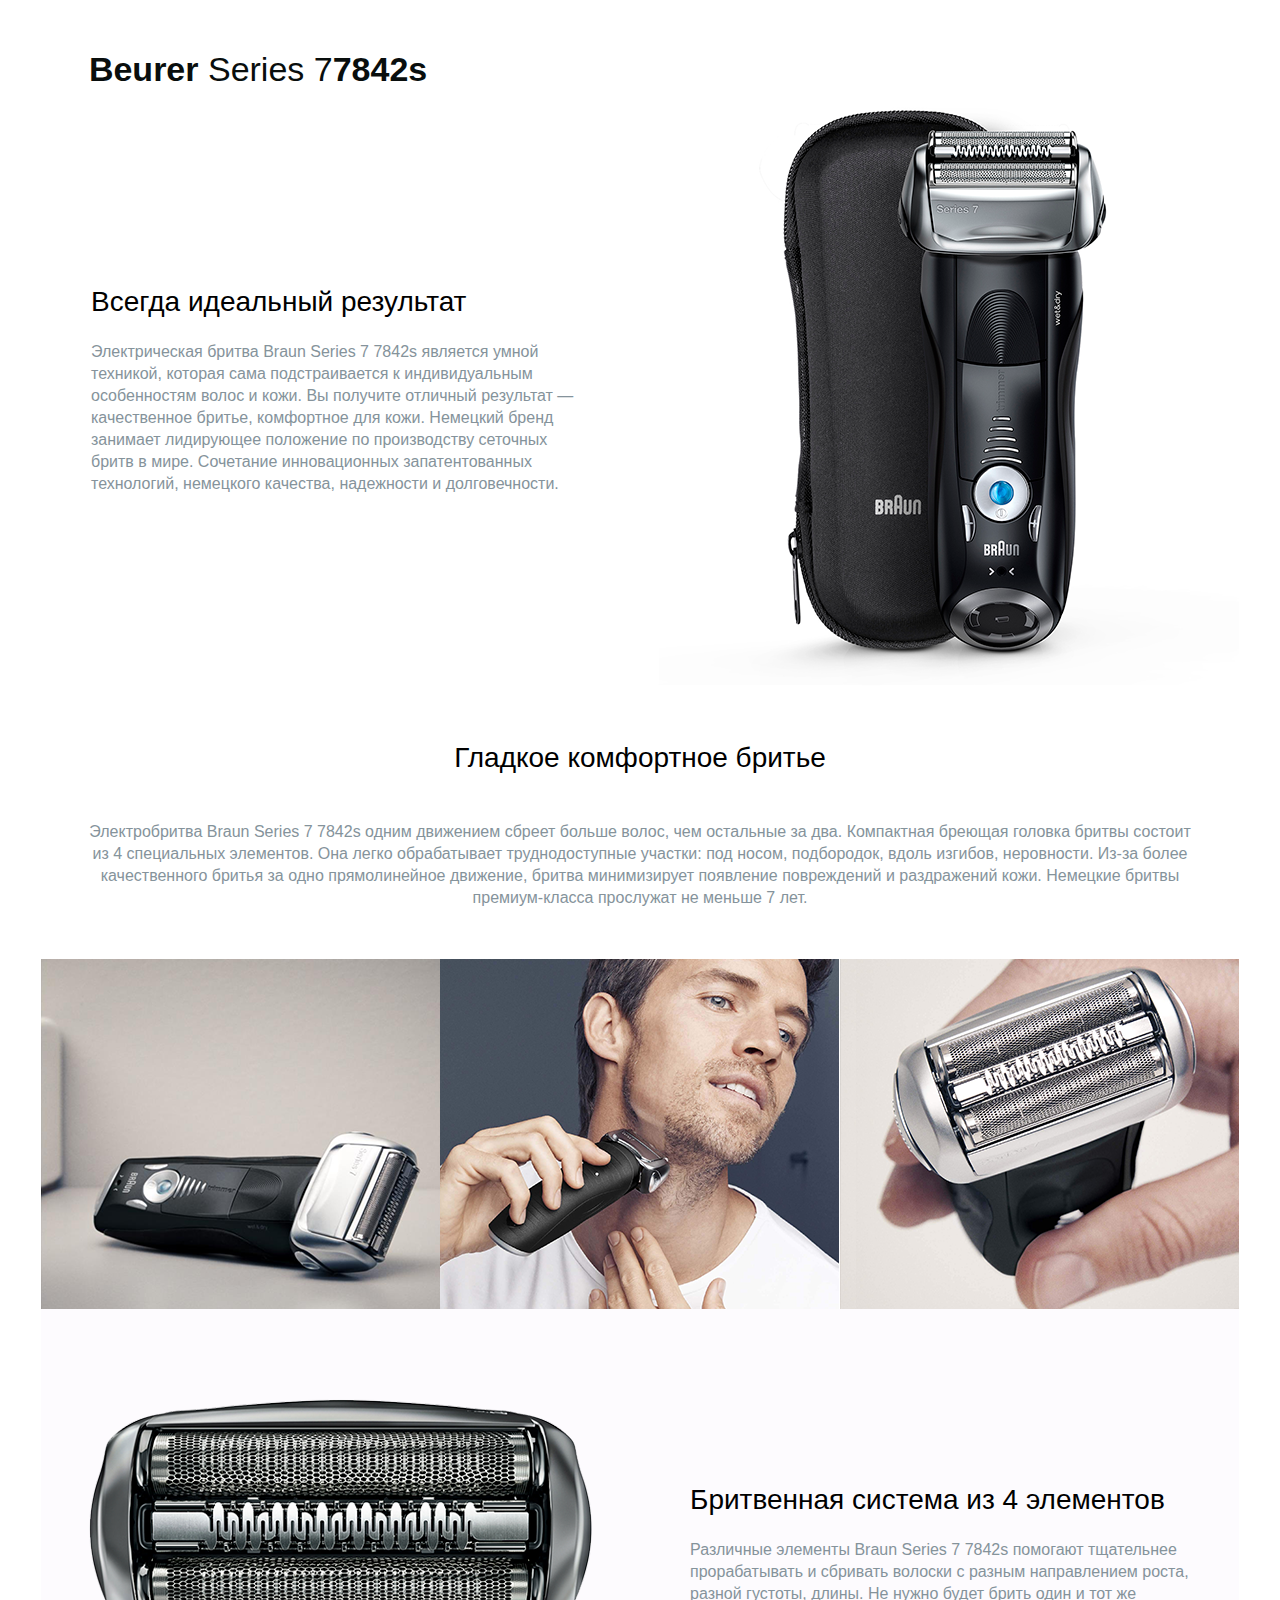
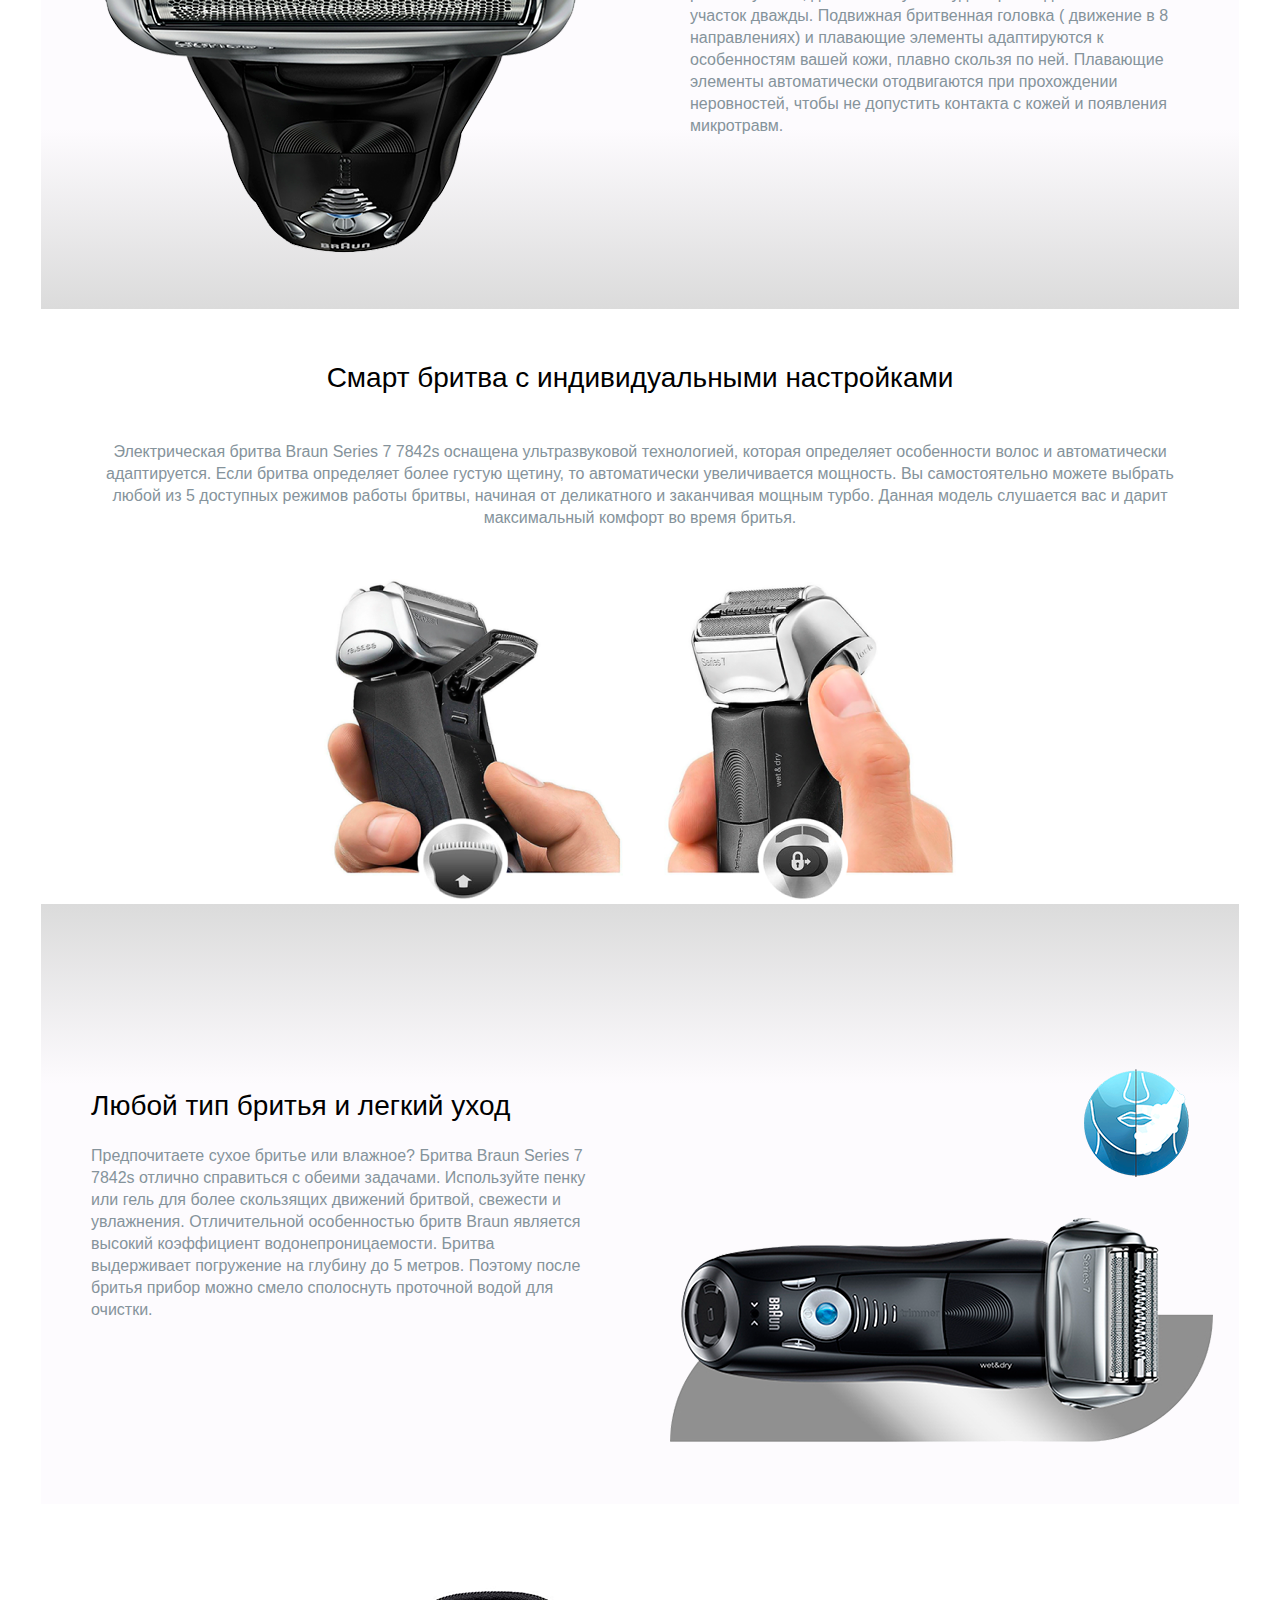
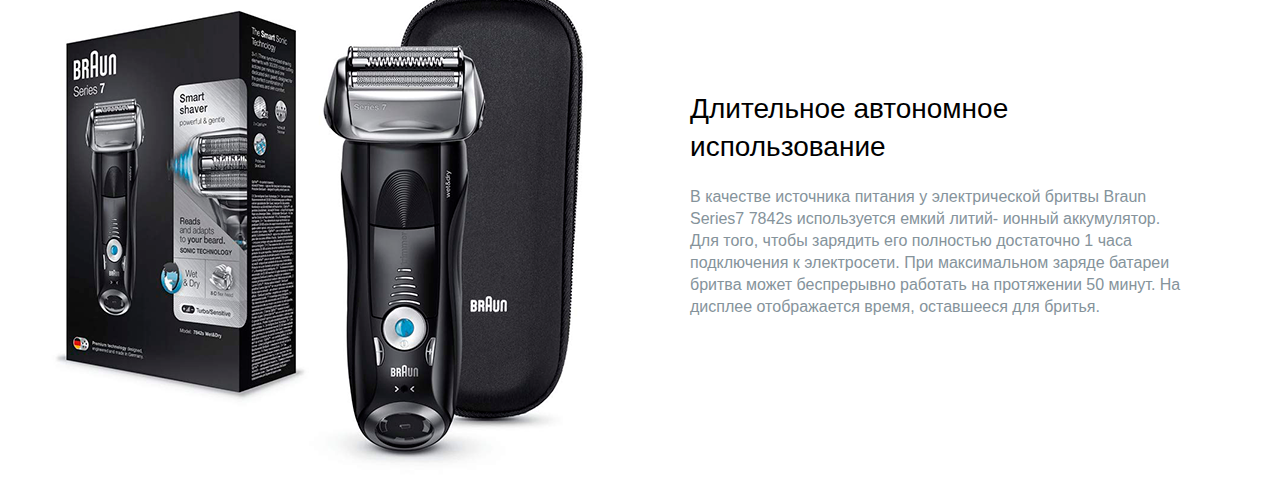
<file: index.html>
<!DOCTYPE html>
<html>
<head>
	<meta charset="utf-8">
	<meta name="viewport" content="width=device-width, initial-scale=1.0">
		<title>Braun Series 7 7842s</title>
	<link rel="stylesheet" href="styles/main.css">
</head>
<body class="flex">
<div class="l-container">
			<div class="l-section">
				<h3 class="l-main-title text-left bold-p">
					<span>Beurer</span> Series 7<span>7842s</span></h3>
			</div>
			<div class="l-section l-column">
				<div class="l-half">
					<div class="l-description">
						<h3 class="l-title text-left title-color-black">Всегда идеальный результат</h3>
						<p class="l-paragraph l-paragraph-left paragraph-color-gray">Электрическая бритва Braun Series 7 7842s является умной техникой, которая сама подстраивается к индивидуальным особенностям волос и кожи. Вы получите отличный результат — качественное бритье, комфортное для кожи. Немецкий бренд занимает лидирующее положение по производству сеточных бритв в мире. Сочетание инновационных запатентованных технологий, немецкого качества, надежности и долговечности.</p>
					</div>
				</div>
				<div class="l-half l-center">
					<img class="l-img l-img-witdh-fifty" src="./icons/1.png" alt="">
				</div>
			</div>
			
			<div class="l-section">
				<div class="l-description pad-c">
					<h3 class="l-title text-center title-color-black">Гладкое комфортное бритье</h3>
					<p class="l-paragraph text-center paragraph-color-gray">Электробритва Braun Series 7 7842s одним движением сбреет больше волос, чем остальные за два. Компактная бреющая головка бритвы состоит из 4 специальных элементов. Она легко обрабатывает труднодоступные участки: под носом, подбородок, вдоль изгибов, неровности. Из-за более качественного бритья за одно прямолинейное движение, бритва минимизирует появление повреждений и раздражений кожи. Немецкие бритвы премиум-класса прослужат не меньше 7 лет.</p>
				</div>
			</div>
			<div class="l-section l-column">
				<div class="l-half l-center">
					<img class="l-img l-img-witdh-fifty" src="./icons/2.png" alt="">
				</div>
				<div class="l-half l-center">
					<img class="l-img l-img-witdh-fifty" src="./icons/3.png" alt="">
				</div>
				<div class="l-half l-center">
					<img class="l-img l-img-witdh-fifty" src="./icons/4.png" alt="">
				</div>
			</div>
			
			<div class="l-section l-section-reverse color-background-gradend">
				<div class="l-half l-center-end">
					<img class="l-img l-img-witdh-fifty" src="./icons/5.png" alt="">
				</div>
				<div class="l-half">
					<div class="l-description l-img-pt l-img-pb">
						<h3 class="l-title text-left title-color-black">Бритвенная система из 4 элементов</h3>
						<p class="l-paragraph l-paragraph-left paragraph-color-gray">Различные элементы Braun Series 7 7842s помогают тщательнее прорабатывать и сбривать волоски с разным направлением роста, разной густоты, длины. Не нужно будет брить один и тот же участок дважды. Подвижная бритвенная головка ( движение в 8 направлениях) и плавающие элементы адаптируются к особенностям вашей кожи, плавно скользя по ней. Плавающие элементы автоматически отодвигаются при прохождении неровностей, чтобы не допустить контакта с кожей и появления микротравм.</p>
					</div>
				</div>
			</div>
			
			<div class="l-section">
				<div class="l-description pad-c">
					<h3 class="l-title text-center title-color-black">Смарт бритва с индивидуальными настройками</h3>
					<p class="l-paragraph text-center paragraph-color-gray">Электрическая бритва Braun Series 7 7842s оснащена ультразвуковой технологией, которая определяет особенности волос и автоматически адаптируется. Если бритва определяет более густую щетину, то автоматически увеличивается мощность. Вы самостоятельно можете выбрать любой из 5 доступных режимов работы бритвы, начиная от деликатного и заканчивая мощным турбо. Данная модель слушается вас и дарит максимальный комфорт во время бритья.</p>
			</div>
			</div>
			<div class="l-section l-column l-center">
					<img class="l-img l-img-witdh-fifty" src="./icons/6.png" alt="">
			</div>
			<div class="l-section l-column color-background-gradstart">
				<div class="l-half">
					<div class="l-description l-img-pt l-img-pb">
						<h3 class="l-title text-left title-color-black">Любой тип бритья и легкий уход</h3>
						<p class="l-paragraph l-paragraph-left paragraph-color-gray">Предпочитаете сухое бритье или влажное? Бритва Braun Series 7 7842s отлично справиться с обеими задачами. Используйте пенку или гель для более скользящих движений бритвой, свежести и увлажнения. Отличительной особенностью бритв Braun является высокий коэффициент водонепроницаемости. Бритва выдерживает погружение на глубину до 5 метров. Поэтому после бритья прибор можно смело сполоснуть проточной водой для очистки.</p>
					</div>
				</div>
				<div class="l-half l-center">
					<img class="l-img l-img-witdh-fifty" src="./icons/7.png" alt="">
				</div>
			</div>
			<div class="l-section l-section-reverse">
				<div class="l-half l-center">
					<img class="l-img l-img-witdh-fifty" src="./icons/8.png" alt="">
				</div>
				<div class="l-half">
					<div class="l-description">
						<h3 class="l-title text-left title-color-black">Длительное автономное использование</h3>
						<p class="l-paragraph l-paragraph-left paragraph-color-gray">В качестве источника питания у электрической бритвы Braun Series7 7842s используется емкий литий- ионный аккумулятор. Для того, чтобы зарядить его полностью достаточно 1 часа подключения к электросети. При максимальном заряде батареи бритва может беспрерывно работать на протяжении 50 минут. На дисплее отображается время, оставшееся для бритья.</p>
					</div>
				</div>
			</div>
</div>
</body>
</html>
</file>
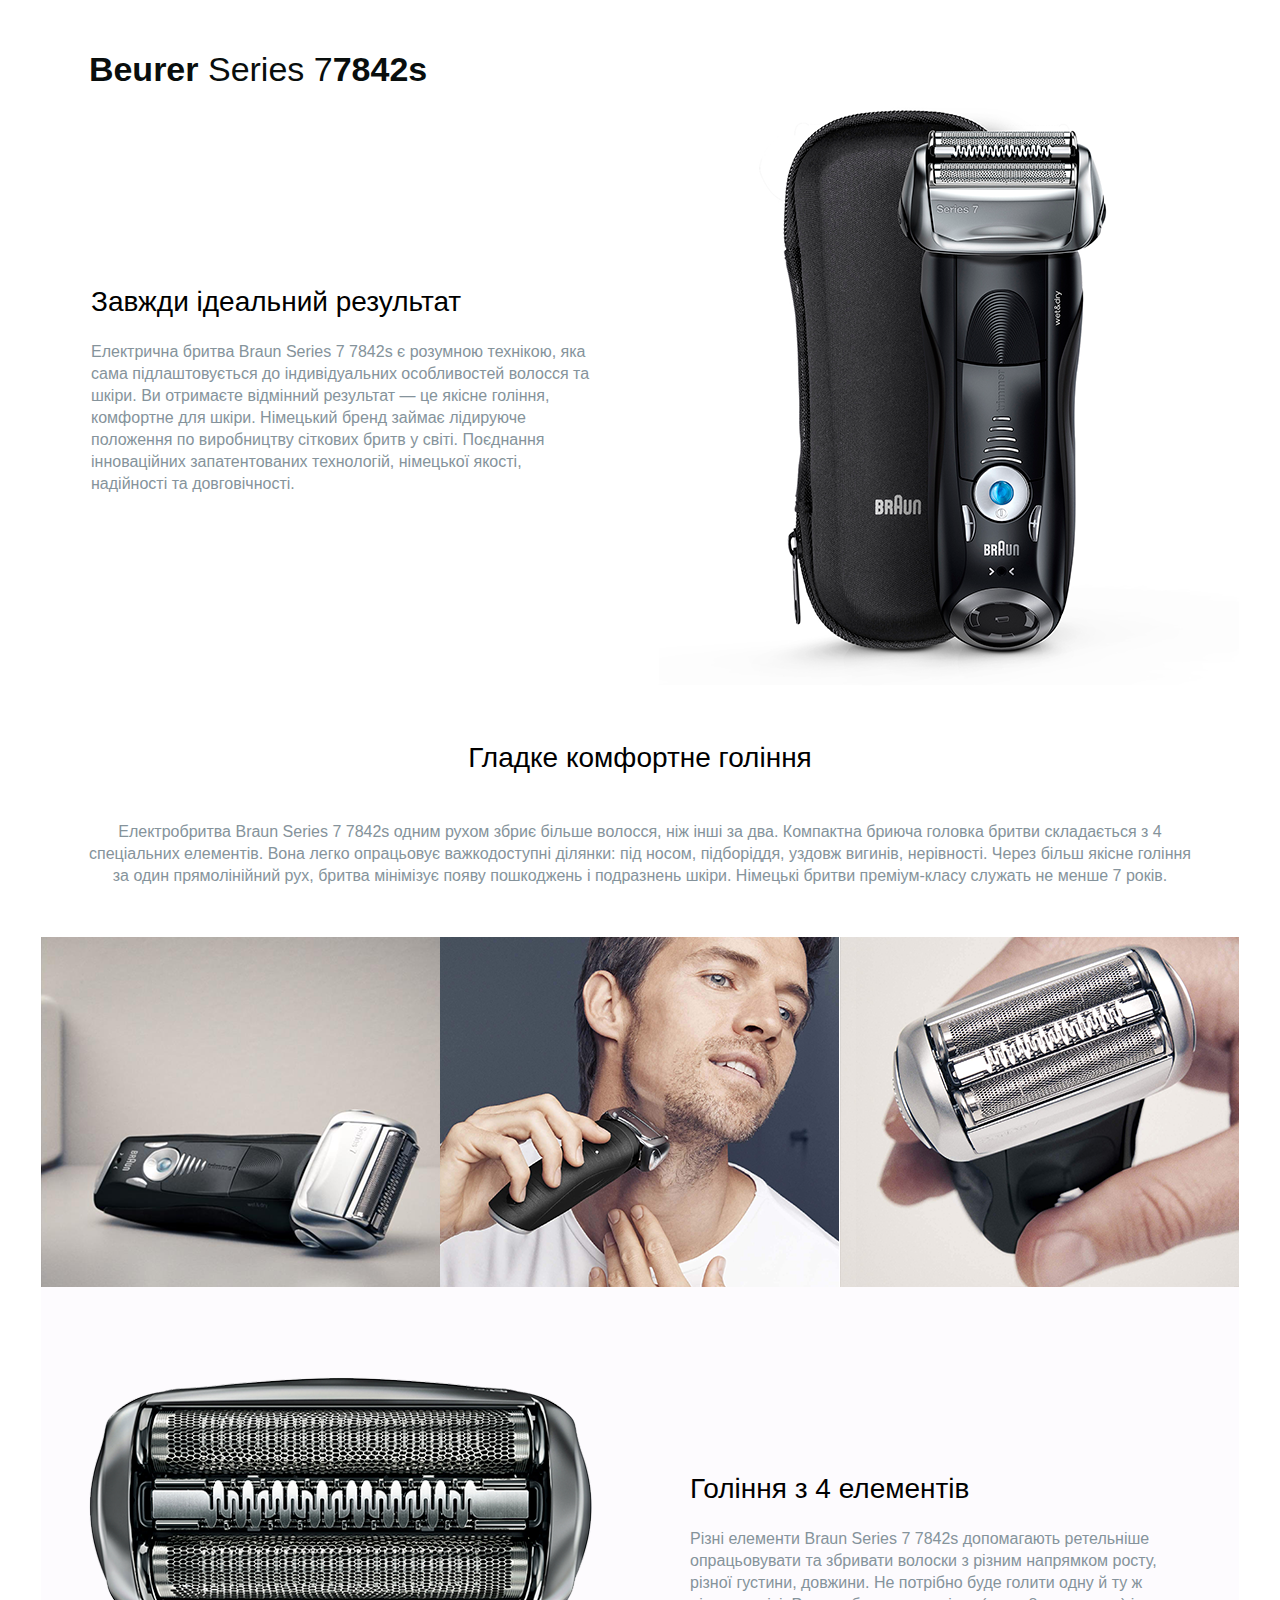
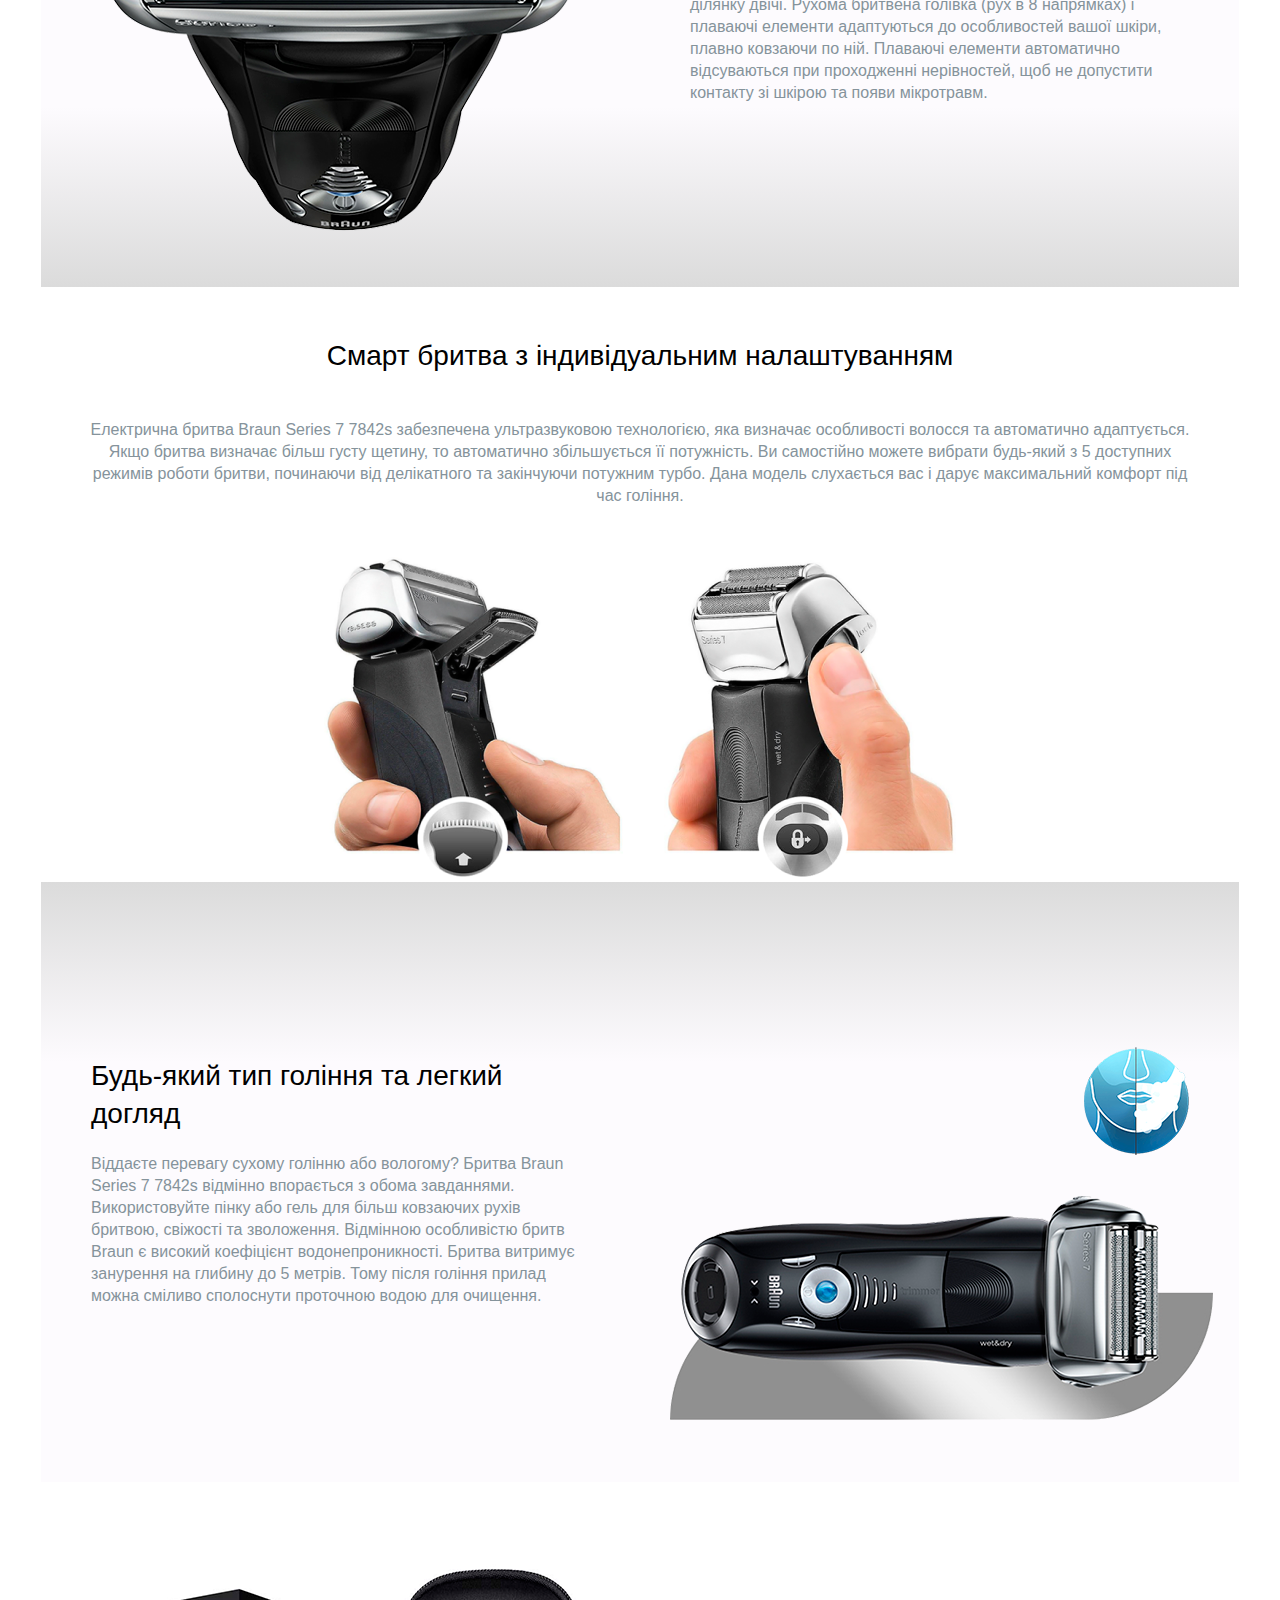
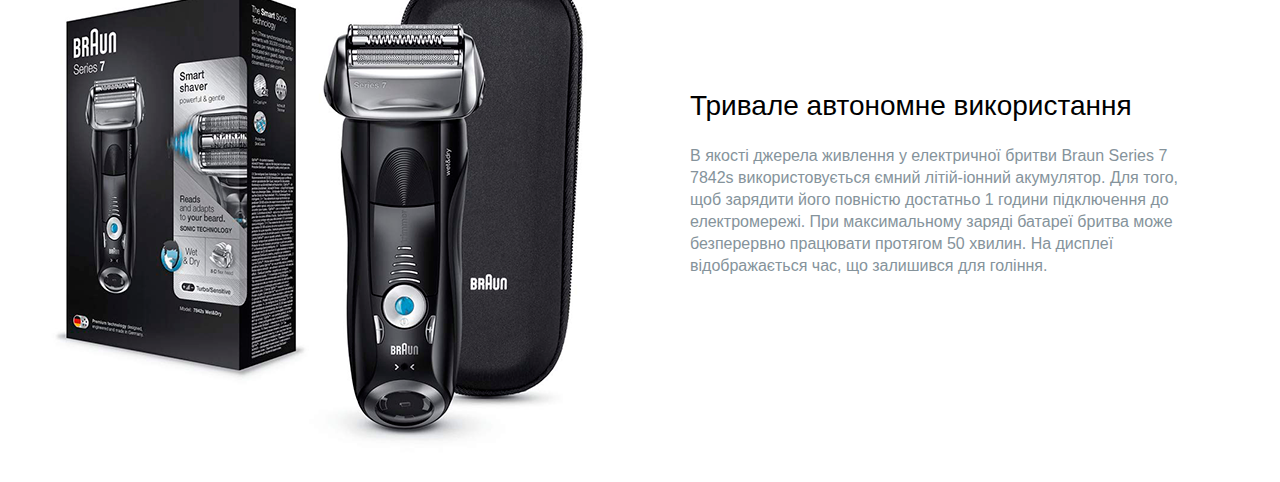
<file: indexUA.html>
<!DOCTYPE html>
<html>
<head>
	<meta charset="utf-8">
	<meta name="viewport" content="width=device-width, initial-scale=1.0">
		<title>Braun Series 7 7842s</title>
	<link rel="stylesheet" href="styles/main.css">
</head>
<body class="flex">
<div class="l-container">
			<div class="l-section">
				<h3 class="l-main-title text-left bold-p">
					<span>Beurer</span> Series 7<span>7842s</span></h3>
			</div>
			<div class="l-section l-column">
				<div class="l-half">
					<div class="l-description">
						<h3 class="l-title text-left title-color-black">Завжди ідеальний результат</h3>
						<p class="l-paragraph l-paragraph-left paragraph-color-gray">Електрична бритва Braun Series 7 7842s є розумною технікою, яка сама підлаштовується до індивідуальних особливостей волосся та шкіри. Ви отримаєте відмінний результат — це якісне гоління, комфортне для шкіри. Німецький бренд займає лідируюче положення по виробництву сіткових бритв у світі. Поєднання інноваційних запатентованих технологій, німецької якості, надійності та довговічності.</p>
					</div>
				</div>
				<div class="l-half l-center">
					<img class="l-img l-img-witdh-fifty" src="./icons/1.png" alt="">
				</div>
			</div>
			
			<div class="l-section">
				<div class="l-description pad-c">
					<h3 class="l-title text-center title-color-black">Гладке комфортне гоління</h3>
					<p class="l-paragraph text-center paragraph-color-gray">Електробритва Braun Series 7 7842s одним рухом збриє більше волосся, ніж інші за два. Компактна бриюча головка бритви складається з 4 спеціальних елементів. Вона легко опрацьовує важкодоступні ділянки: під носом, підборіддя, уздовж вигинів, нерівності. Через більш якісне гоління за один прямолінійний рух, бритва мінімізує появу пошкоджень і подразнень шкіри. Німецькі бритви преміум-класу служать не менше 7 років.</p>
				</div>
			</div>
			<div class="l-section l-column">
				<div class="l-half l-center">
					<img class="l-img l-img-witdh-fifty" src="./icons/2.png" alt="">
				</div>
				<div class="l-half l-center">
					<img class="l-img l-img-witdh-fifty" src="./icons/3.png" alt="">
				</div>
				<div class="l-half l-center">
					<img class="l-img l-img-witdh-fifty" src="./icons/4.png" alt="">
				</div>
			</div>
			
			<div class="l-section l-section-reverse color-background-gradend">
				<div class="l-half l-center-end">
					<img class="l-img l-img-witdh-fifty" src="./icons/5.png" alt="">
				</div>
				<div class="l-half">
					<div class="l-description l-img-pt l-img-pb">
						<h3 class="l-title text-left title-color-black">Гоління з 4 елементів</h3>
						<p class="l-paragraph l-paragraph-left paragraph-color-gray">Різні елементи Braun Series 7 7842s допомагають ретельніше опрацьовувати та збривати волоски з різним напрямком росту, різної густини, довжини. Не потрібно буде голити одну й ту ж ділянку двічі. Рухома бритвена голівка (рух в 8 напрямках) і плаваючі елементи адаптуються до особливостей вашої шкіри, плавно ковзаючи по ній. Плаваючі елементи автоматично відсуваються при проходженні нерівностей, щоб не допустити контакту зі шкірою та появи мікротравм.</p>
					</div>
				</div>
			</div>
			
			<div class="l-section">
				<div class="l-description pad-c">
					<h3 class="l-title text-center title-color-black">Смарт бритва з індивідуальним налаштуванням</h3>
					<p class="l-paragraph text-center paragraph-color-gray">Електрична бритва Braun Series 7 7842s забезпечена ультразвуковою технологією, яка визначає особливості волосся та автоматично адаптується. Якщо бритва визначає більш густу щетину, то автоматично збільшується її потужність. Ви самостійно можете вибрати будь-який з 5 доступних режимів роботи бритви, починаючи від делікатного та закінчуючи потужним турбо. Дана модель слухається вас і дарує максимальний комфорт під час гоління.</p>
			</div>
			</div>
			<div class="l-section l-column l-center">
					<img class="l-img l-img-witdh-fifty" src="./icons/6.png" alt="">
			</div>
			<div class="l-section l-column color-background-gradstart">
				<div class="l-half">
					<div class="l-description l-img-pt l-img-pb">
						<h3 class="l-title text-left title-color-black">Будь-який тип гоління та легкий догляд</h3>
						<p class="l-paragraph l-paragraph-left paragraph-color-gray">Віддаєте перевагу сухому голінню або вологому? Бритва Braun Series 7 7842s відмінно впорається з обома завданнями. Використовуйте пінку або гель для більш ковзаючих рухів бритвою, свіжості та зволоження. Відмінною особливістю бритв Braun є високий коефіцієнт водонепроникності. Бритва витримує занурення на глибину до 5 метрів. Тому після гоління прилад можна сміливо сполоснути проточною водою для очищення.</p>
					</div>
				</div>
				<div class="l-half l-center">
					<img class="l-img l-img-witdh-fifty" src="./icons/7.png" alt="">
				</div>
			</div>
			<div class="l-section l-section-reverse">
				<div class="l-half l-center">
					<img class="l-img l-img-witdh-fifty" src="./icons/8.png" alt="">
				</div>
				<div class="l-half">
					<div class="l-description">
						<h3 class="l-title text-left title-color-black">Тривале автономне використання</h3>
						<p class="l-paragraph l-paragraph-left paragraph-color-gray">В якості джерела живлення у електричної бритви Braun Series 7 7842s використовується ємний літій-іонний акумулятор. Для того, щоб зарядити його повністю достатньо 1 години підключення до електромережі. При максимальному заряді батареї бритва може безперервно працювати протягом 50 хвилин. На дисплеї відображається час, що залишився для гоління.</p>
					</div>
				</div>
			</div>
</div>
</body>
</html>
</file>
<file: styles/main.css>
body {
  font-family: Arial, Helvetica, sans-serif;
  margin: 0;
}

.tab .content.description-content {
  padding-right: 0px !important;
}

.tab .content {
  padding: 0px !important;
}

.l-container {
  max-width: 1198px;
  background-color: #fff;
  overflow: hidden;
}

.l-section {
  width: 100%;
  display: flex;
}
@media screen and (max-width: 768px) {
  .l-section {
    max-height: none;
    height: auto;
  }
}

.l-color-background-one {
  background-color: #020002;
}

.l-color-background-two {
  background-color: #000;
}

.l-color-background-three {
  background-color: #ffc4c0;
}

.l-color-background-four {
  background-color: #020202;
}

.l-color-background-five {
  background-color: #ebebeb;
}

.l-color-background-six {
  background: linear-gradient(180deg, #f1fbfd 25%, white 44%);
}

.l-color-background-seven {
  background-color: #f1fbfd;
}

.l-color-background-eight {
  background-color: #dde8fb;
}

.l-color-background-ten {
  background-color: #523a1e;
}

.main-color-custom {
  color: #ffdd11;
}

.l-half {
  width: 50%;
}
@media screen and (max-width: 768px) {
  .l-half {
    width: 100%;
    height: 50%;
  }
}

.logo-title-wrapper {
  display: flex;
  align-items: center;
  padding-top: 8.35%;
  padding-left: 8.35%;
}
@media screen and (max-width: 768px) {
  .logo-title-wrapper {
    justify-content: center;
    padding-left: 8.35%;
    padding-right: 8.35%;
  }
}
@media screen and (max-width: 480px) {
  .logo-title-wrapper {
    flex-direction: column;
  }
}

.l-logo {
  margin-right: 30px;
}

.l-main-title {
  font-size: 34px !important;
  font-weight: bold;
  padding: 0;
  margin: 0;
  flex: 1;
}
@media screen and (max-width: 768px) {
  .l-main-title {
    text-align: center;
    padding-bottom: 2.61%;
    padding-top: 2.61%;
    flex: 1;
  }
}
@media screen and (max-width: 480px) {
  .l-main-title {
    flex: 0;
    font-size: 28px !important;
  }
}

.l-main-title-color {
  color: #fff !important;
}

.l-description {
  box-sizing: border-box;
  display: flex;
  align-items: center;
  justify-content: center;
  flex-direction: column;
  padding: 0 8.35%;
  height: 100%;
}
@media screen and (max-width: 768px) {
  .l-description {
    text-align: center;
  }
}

.ul-center {
  text-align: left;
  list-style: disc;
  color: #000;
  padding: 0;
  padding-left: 17px;
  font-size: 16px !important;
}
@media screen and (max-width: 768px) {
  .ul-center {
    list-style: none;
    text-align: center;
    font-size: 14px !important;
  }
}

.li-margin {
  margin-bottom: 4px;
}
.li-margin:last-child {
  margin-bottom: 0;
}

.l-description-color {
  color: #fff;
}

.l-description-intro {
  height: 75%;
}

.l-title {
  font-size: 28px !important;
  padding: 0 !important;
  margin: 0;
  margin-bottom: 4.01% !important;
  font-weight: normal;
  line-height: 38px;
  color: #000 !important;
  width: 100%;
  text-align: start;
}
@media screen and (max-width: 768px) {
  .l-title {
    margin-top: 20px !important;
    text-align: center;
  }
}
@media screen and (max-width: 480px) {
  .l-title {
    font-size: 24px !important;
  }
}

.l-title-h4 {
  font-size: 22px !important;
}

.l-title-color {
  color: #fff !important;
}

.l-title-gradient {
  text-transform: uppercase;
  background: linear-gradient(-225deg, #da0f23 20%, #56439d 41%, #2656ca 143%, #2656ca);
  background: linear-gradient(-250deg, #da0f23 37%, #56439d 75%, #eabafd 245%, #2656ca);
  -webkit-background-clip: text;
          background-clip: text;
  -webkit-text-fill-color: transparent;
}

.l-paragraph {
  font-size: 16px;
  line-height: 22px;
  padding: 0;
  margin: 0;
  color: #000 !important;
}
@media screen and (max-width: 768px) {
  .l-paragraph {
    margin-bottom: 30px;
  }
}
@media screen and (max-width: 480px) {
  .l-paragraph {
    font-size: 14px;
  }
}

.l-paragraph-color {
  color: #fff !important;
}

.l-img {
  max-width: 100%;
  object-fit: cover;
}

.l-img-padding {
  box-sizing: border-box;
  padding-bottom: 30px;
  padding-top: 30px;
}
@media screen and (max-width: 768px) {
  .l-img-padding {
    padding-top: 0;
  }
}

.l-img-padding2 {
  box-sizing: border-box;
  padding-bottom: 30px;
  padding-top: 30px;
}

.l-img-pb {
  box-sizing: border-box;
  padding-bottom: 30px;
}

.l-img-pt {
  box-sizing: border-box;
  padding-top: 30px;
}
@media screen and (max-width: 768px) {
  .l-img-pt {
    padding-top: 0;
  }
}

@media screen and (max-width: 768px) {
  .l-img-witdh-fifty {
    width: 55%;
  }
}

@media screen and (max-width: 768px) {
  .l-img-witdh-fifty2 {
    width: 80%;
  }
}

@media screen and (max-width: 768px) {
  .l-img-witdh-ohf {
    max-width: none;
    width: 130%;
  }
}

@media screen and (max-width: 768px) {
  .l-img-custom {
    margin-right: -22.1%;
  }
}
@media screen and (max-width: 480px) {
  .l-img-custom {
    margin-right: 0;
  }
}

.l-img-witdh {
  width: 50%;
}

.l-img-wrapper {
  display: flex;
  flex-wrap: wrap;
  margin-bottom: 8.35%;
}

.l-center {
  display: flex;
  align-items: center;
  justify-content: center;
}
@media screen and (max-width: 768px) {
  .l-center img {
    height: auto;
  }
}

.text-center {
  text-align: center;
}

.l-title-center {
  text-align: center;
  margin-top: 2.01% !important;
  margin-bottom: 2.01% !important;
}

.l-paragraph-center {
  text-align: center;
  padding: 0 8.35%;
  margin-bottom: 2.01%;
}

.l-flex {
  display: flex;
  flex-direction: column;
}

.l-relative {
  position: relative;
}

@media screen and (max-width: 768px) {
  .l-section-reverse {
    flex-direction: column-reverse;
  }
}

@media screen and (max-width: 768px) {
  .l-column {
    display: flex;
    flex-direction: column;
  }
}

.flex {
  display: flex;
  justify-content: center;
  background-color: #fff;
}

.color-background-first {
  background: #848B8D;
}
@media screen and (max-width: 768px) {
  .color-background-first {
    background: linear-gradient(180deg, #848B8D 0%, rgba(255, 255, 255, 0) 100%), #FDFBFE;
  }
}

.color-background-second {
  background-color: #F5F5F5;
}

.color-background-gradstart {
	background: linear-gradient(180deg, #DBDBDB 0%, rgba(255, 255, 255, 0) 30%), #FDFBFE;
}
@media screen and (max-width: 768px) {
  .color-background-gradstart {
    background: #fff;
  }
}

.color-background-gradend {
  background: linear-gradient(360deg, #DBDBDB 0%, rgba(255, 255, 255, 0) 30%), #FDFBFE;
}

.l-main-title > span {
  font-weight: bold;
}

.bold-p {
  color: #090E0D;
  font-weight: normal;
  padding-top: 50px;
  padding-left: 4%;
}
@media screen and (max-width: 768px) {
  .bold-p {
    padding-left: 0px;
  }
}
@media screen and (max-width: 480px) {
  .bold-p {
    padding-left: 0px;
    margin-left: auto;
    margin-right: auto;
  }
}

.pad-c {
  padding-top: 50px;
  padding-bottom: 50px;
  padding-right: 4%;
  padding-left: 4%;
}
@media screen and (max-width: 768px) {
  .pad-c {
    padding-top: 0px;
    padding-bottom: 0px;
  }
}
@media screen and (max-width: 480px) {
  .pad-c {
    padding-top: 0px;
    padding-bottom: 0px;
  }
}

.title-color-gray {
  color: #455568 !important;
}

.paragraph-color-gray {
  color: #85939B !important;
}

.l-center-end {
  display: flex;
  align-items: flex-end;
  justify-content: center;
}
</file>
